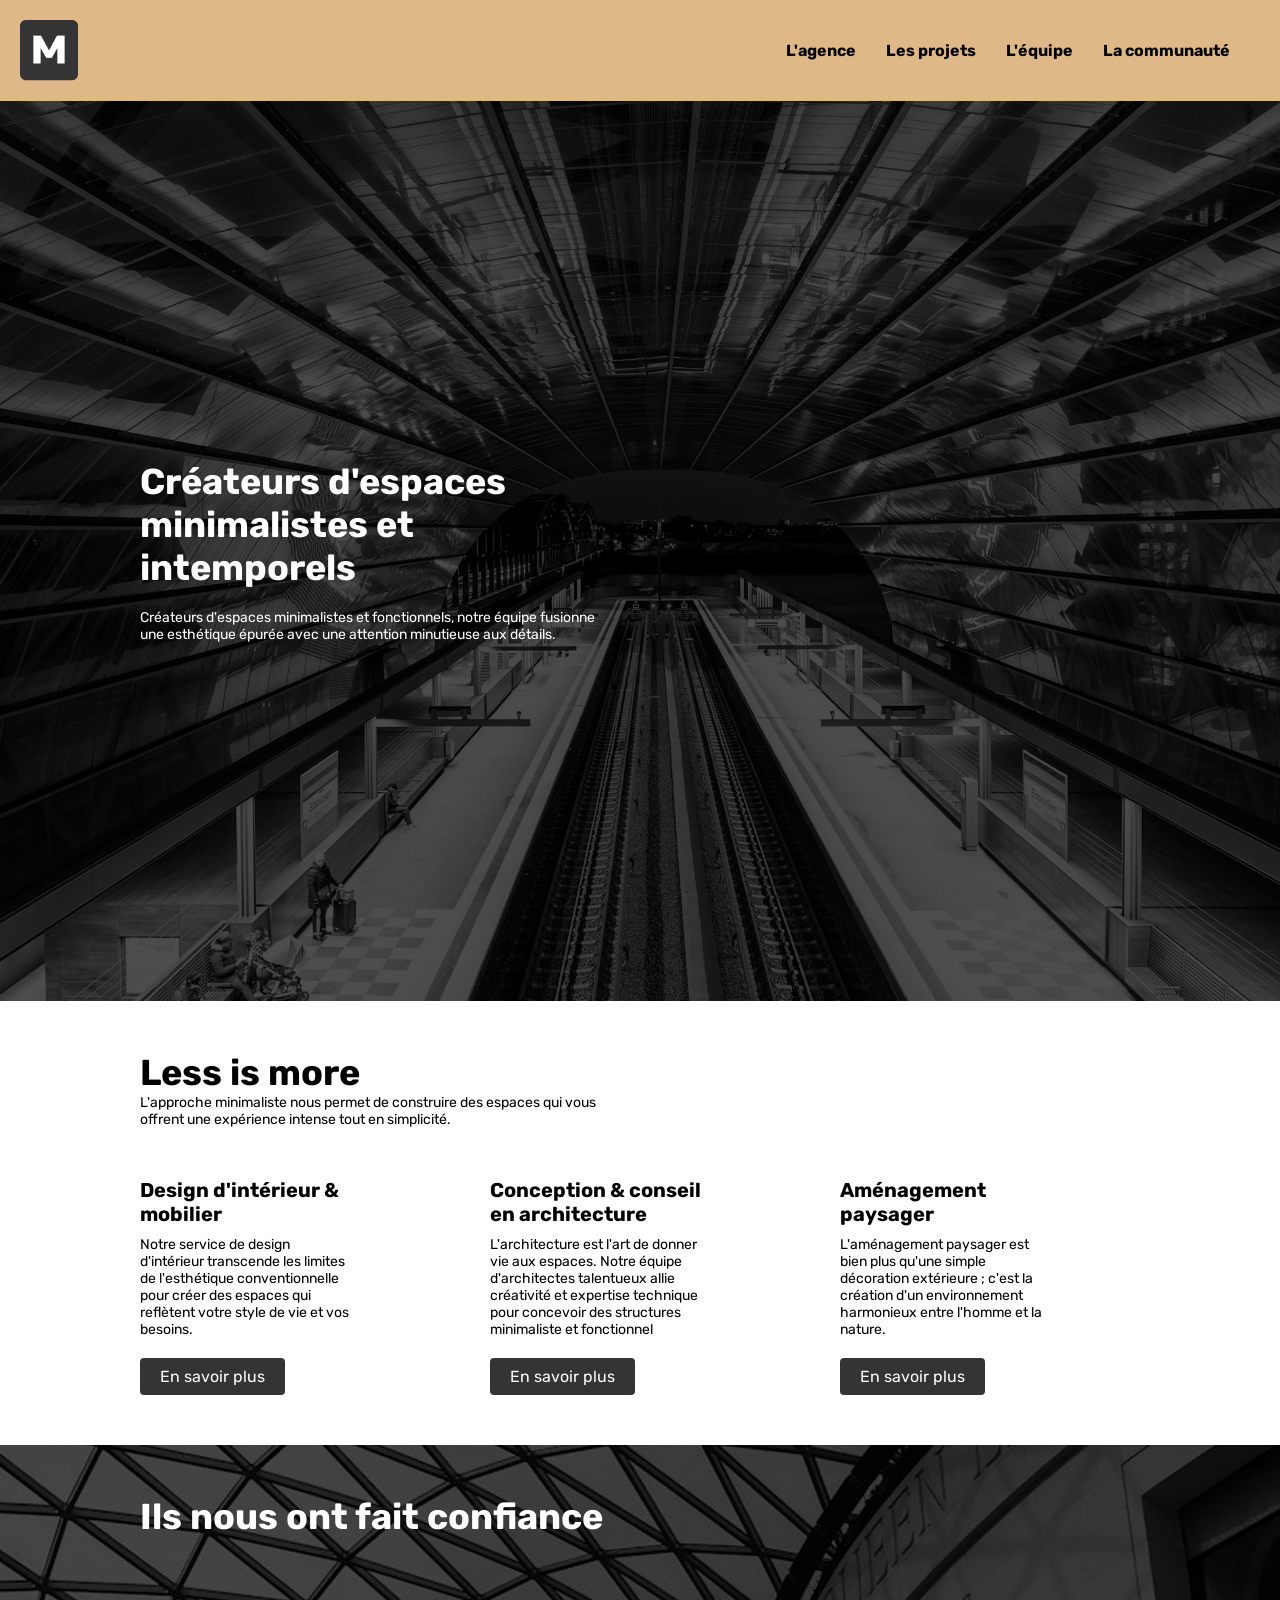
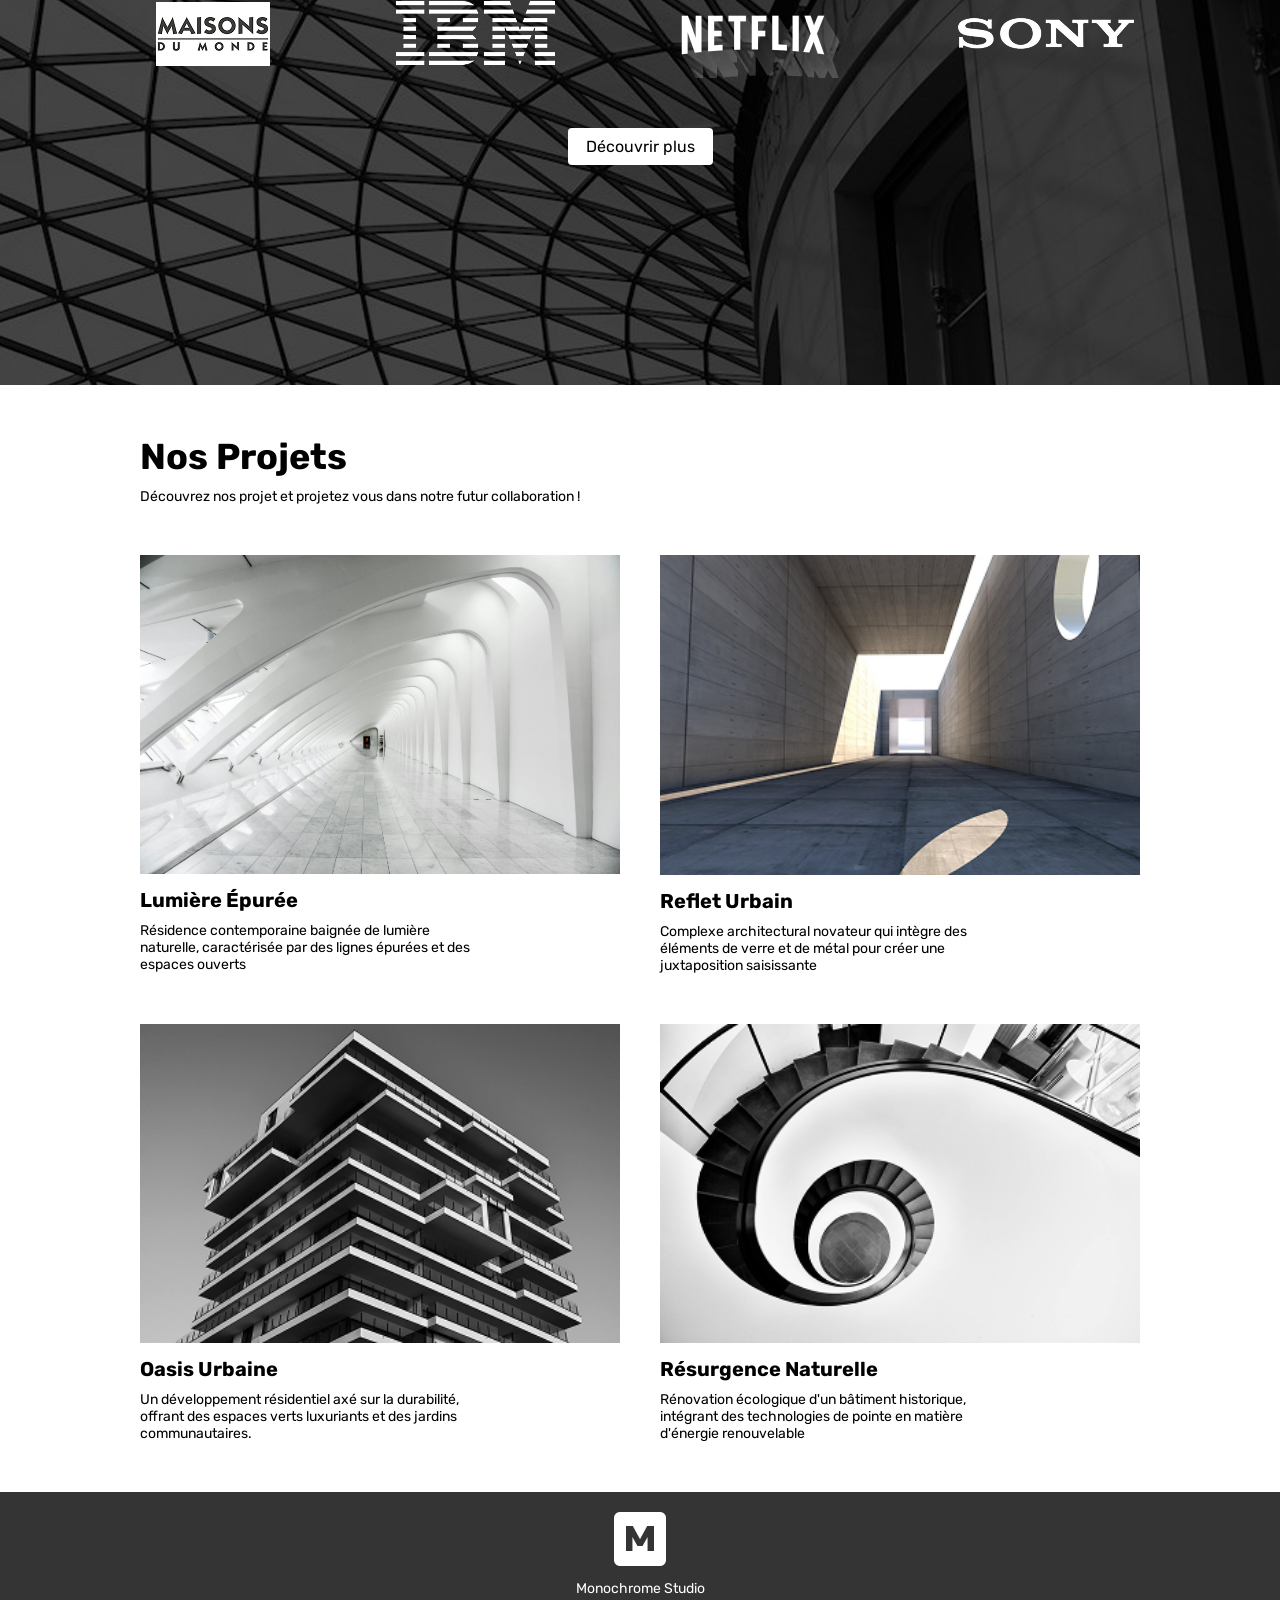
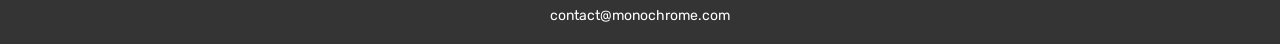
<file: index.html>
<!DOCTYPE html>
<html lang="en">

<head>
    <meta charset="UTF-8">
    <meta name="viewport" content="width=device-width, initial-scale=1.0">
    <title>Monochrome</title>
    <link rel="stylesheet" href="style.css">
</head>

<body>
    <header>

        <div>
            <a href="index.html">
                <img src="asset/logo-black.png" alt="logo" class="logo">
            </a>
        </div>

        <nav>
            <ul>
                <li><a href="" class="black">L'agence</a></li>
                <li><a href="#projets" class="black">Les projets</a></li>
                <li><a href="" class="black">L'équipe</a></li>
                <li><a href="" class="black">La communauté</a></li>
            </ul>
        </nav>

    </header>

    <main>

        <section class="section-hero blanc">
            <div class="container-1000">
                <h1>Créateurs d'espaces <br> minimalistes et <br> intemporels</h1>
                <p class="mt-20">Créateurs d'espaces minimalistes et fonctionnels, notre équipe fusionne <br> une esthétique épurée avec une attention minutieuse aux détails.</p>
            </div>
        </section>


        <section class="padding-50">

            <div class="container-1000">

                <div>
                    <h2>Less is more</h2>
                    <p>L'approche minimaliste nous permet de construire des espaces qui vous <br>offrent une expérience intense tout en simplicité.</p>
                </div>

                <div class="flex mt-50">
                    <div class="w-30">
                        <h3>Design d'intérieur & <br> mobilier</h3>
                        <p class="mt-10">Notre service de design <br> d'intérieur transcende les limites <br> de l'esthétique conventionnelle <br> pour créer des espaces qui <br> reflètent votre style de vie et vos <br> besoins. </p>
                        <a class="bouton mt-20" href="">En savoir plus</a>
                    </div>

                    <div class="w-30">
                        <h3>Conception & conseil <br> en architecture</h3>
                        <p class="mt-10">L'architecture est l'art de donner <br> vie aux espaces. Notre équipe <br> d'architectes talentueux allie <br> créativité et expertise technique <br> pour concevoir des structures <br> minimaliste et fonctionnel</p>
                        <a class="bouton mt-20" href="">En savoir plus</a>
                    </div>

                    <div class="w-30">
                        <h3>Aménagement <br> paysager</h3>
                        <p class="mt-10">L'aménagement paysager est <br> bien plus qu'une simple <br> décoration extérieure ; c'est la <br> création d'un environnement <br> harmonieux entre l'homme et la <br> nature. </p>
                        <a class="bouton mt-20" href="">En savoir plus</a>
                    </div>
                </div>
            </div>
        </section>

        <section class="fond2">
        
            <div class="container-1000">

                <h2 class="blanc mt-50">Ils nous ont fait confiance</h2>

                <div class="flex mt-50">
                    <img src="asset/maison-du-monde.png" alt="maison-du-monde">
                    <img src="asset/ibm.png" alt="ibm">
                    <img src="asset/netflix.png" alt="netflix">
                    <img src="asset/sony.png" alt="sony">
                </div>
                
                <div class="flex justify-content-center">
                    <a class="btn mt-50" href="">Découvrir plus</a>
                </div>
            
            </div>
        
        </section>
        
        <section id="projets" class="padding-50">

            <div class="container-1000">

                <div>
                    <h2>Nos Projets</h2>
                    <p class="mt-10">Découvrez nos projet et projetez vous dans notre futur collaboration !</p>
                </div>

                <div class="flex mt-50">

                    <div class="w-48">
                        <a target=_blank href="page2.html">
                            <img src="asset/img1-lumiere-Epuree.png" alt="lumière" class="w-100">
                            <h3 class="mt-10">Lumière Épurée</h3>
                            <p class="mt-10">Résidence contemporaine baignée de lumière <br> naturelle, caractérisée par des lignes épurées et des <br> espaces ouverts</p>
                        </a>
                    </div>

                    <div class="w-48">
                        <img src="asset/img-galerie-2.png" alt="reflet" class="w-100">
                        <h3 class="mt-10">Reflet Urbain</h3>
                        <p class="mt-10">Complexe architectural novateur qui intègre des <br> éléments de verre et de métal pour créer une <br> juxtaposition saisissante</p>
                    </div>

                    <div class="w-48 mt-50">
                        <img src="asset/img-galerie-3.png" alt="oasis" class="w-100">
                        <h3 class="mt-10">Oasis Urbaine</h3>
                        <p class="mt-10">Un développement résidentiel axé sur la durabilité, <br> offrant des espaces verts luxuriants et des jardins <br> communautaires.</p>
                    </div>

                    <div class="w-48 mt-50">
                        <img src="asset/img-galerie-4.png" alt="résurgence" class="w-100">
                        <h3 class="mt-10">Résurgence Naturelle</h3>
                        <p class="mt-10">Rénovation écologique d'un bâtiment historique, <br> intégrant des technologies de pointe en matière <br> d'énergie renouvelable</p>
                    </div>

                </div>
            </div>
        </section>
    </main>

    <footer>
        <img src="asset/logo-white.png" alt="logo" class="logo-footer">
        <p class="mt-10">Monochrome Studio</p>
        <p class="mt-10">contact@monochrome.com</p>
    </footer>


</body>

</html>
</file>
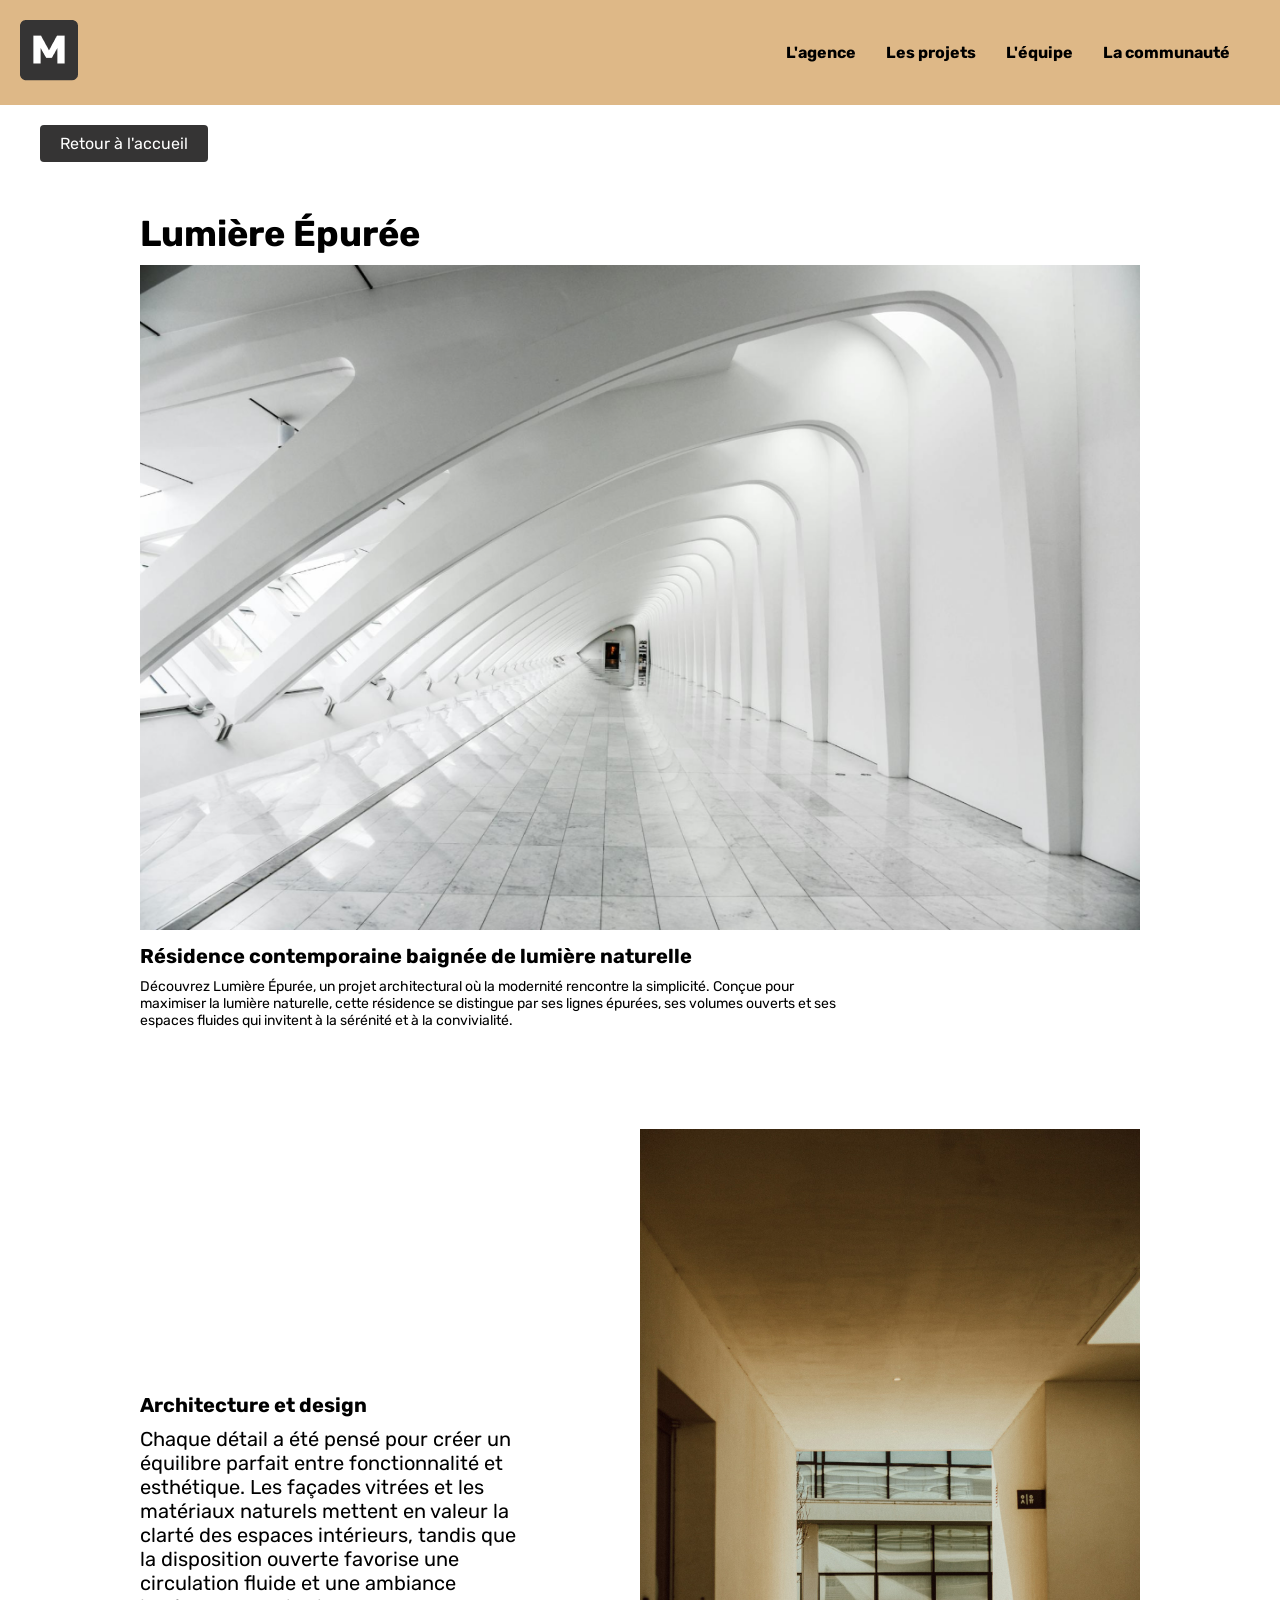
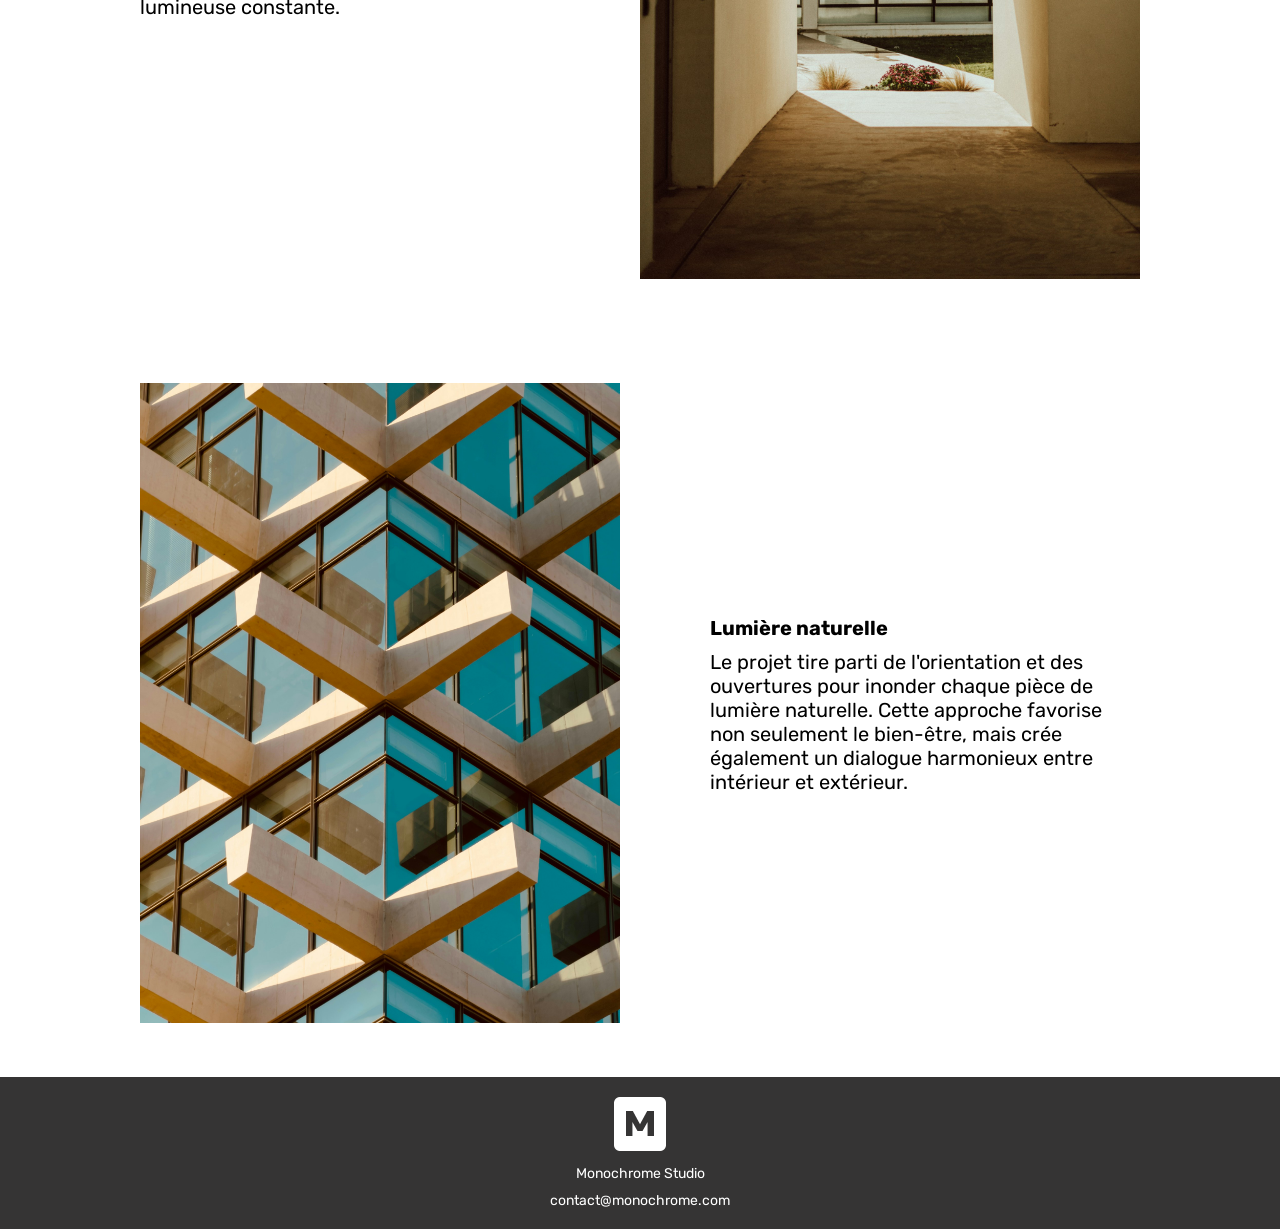
<file: page2.html>
<!DOCTYPE html>
<html lang="en">

<head>
    <meta charset="UTF-8">
    <meta name="viewport" content="width=device-width, initial-scale=1.0">
    <title>Document</title>
    <link rel="stylesheet" href="style.css">
</head>

<body>
    <header>

        <div>
            <img src="asset/logo-black.png" alt="logo">
        </div>

        <nav>
            <ul>
                <li><a href="">L'agence</a></li>
                <li><a href="">Les projets</a></li>
                <li><a href="">L'équipe</a></li>
                <li><a href="">La communauté</a></li>
            </ul>
        </nav>

    </header>

    <main>

        <div class="container-1200">
            <a class="bouton mt-20" href="index.html">Retour à l'accueil</a>
        </div>

        <section class="padding-50">
            <div class="container-1000">
                <h1>Lumière Épurée</h1>

                <img class="w-100 mt-10" src="asset/img1-lumiere-Epuree.png" alt="lumière épurée">
                
                <h3 class="mt-10">Résidence contemporaine baignée de lumière naturelle</h3>

                <p class="mt-10">Découvrez Lumière Épurée, un projet architectural où la modernité rencontre la simplicité. Conçue pour <br> maximiser la lumière naturelle, cette résidence se distingue par ses lignes épurées, ses volumes ouverts et ses <br> espaces fluides qui invitent à la sérénité et à la convivialité.</p>
            </div>
        </section>


        <section class="padding-50">
            <div class="container-1000">
                <div class="flex align-items-center">

                    <div class="w-50">
                        <div>
                            <h3>Architecture et design</h3>

                            <p class="mt-10 font-size-20">Chaque détail a été pensé pour créer un <br> équilibre parfait entre fonctionnalité et <br> esthétique. Les façades vitrées et les <br> matériaux naturels mettent en valeur la <br> clarté des espaces intérieurs, tandis que <br> la disposition ouverte favorise une <br> circulation fluide et une ambiance <br> lumineuse constante.</p>
                        </div>
                    </div>

                    <div class="w-50">
                        <img class="w-100" src="asset/architecture et design.jpg" alt="architecture et design">
                    </div>

                </div>
            </div>
        </section>

        <section class="padding-50">
            <div class="container-1000">
                <div class="flex align-items-center">

                    <div class="w-48">
                        <img class="w-100" src="asset/lumière naturelle.jpg" alt="lumière naturelle">
                    </div>

                    <div class="w-48">
                        <div class="ml-50">
                            <h3>Lumière naturelle</h3>

                            <p class="mt-10 font-size-20">Le projet tire parti de l'orientation et des <br> ouvertures pour inonder chaque pièce de <br> lumière naturelle. Cette approche favorise <br> non seulement le bien-être, mais crée <br> également un dialogue harmonieux entre <br> intérieur et extérieur.</p>
                        </div>
                    </div>

                </div>
            </div>
        </section>

    </main>
    
    <footer>
        <img src="asset/logo-white.png" alt="logo" class="logo-footer">
        <p class="mt-10">Monochrome Studio</p>
        <p class="mt-10">contact@monochrome.com</p>
    </footer>

</body>

</html>
</file>
<file: style.css>
@import url('https://fonts.googleapis.com/css2?family=Rubik:ital,wght@0,300..900;1,300..900&display=swap');

* {
    margin: 0;
    padding: 0;
    box-sizing: border-box;
    font-family: "Rubik", sans-serif;
}

.logo {
    display: flex;
    width: 58px;
}

header {
    position: sticky;
    top: 0;
    left: 0;
    display: flex;
    flex-wrap: wrap;
    justify-content: space-between;
    align-items: center;
    padding: 20px;
    background-color: burlywood;
}

ul {
    display: flex;
    justify-content: space-between;
    align-items: center;
    gap: 30px;
    padding-right: 30px;
}

li {
    list-style: none;
}


.blanc {
    color: #FFFFFF;
}

.centrer {
    text-align: center;
}

.section-hero {
    height: 100vh;
    /* 100% de la hauteur de l'écran */
    background-image: url(asset/bg-image-hero.png);
    background-repeat: no-repeat;
    background-position: center;
    background-size: cover;
    display: flex;
    align-items: center;
    justify-content: center;
}

.fond2 {
    height: 60vh;
    background-image: url(asset/bg-image-2.png);
    background-repeat: no-repeat;
    background-position: center;
    background-size: cover;
    display: flex;
}


/* Texte */

a {
    text-decoration: none;
    color: black;
    font-size: 16px;
    font-weight: bold;
}

.black {
    color: black;
}

/* Taille */

h1 {
    font-weight: bold;
    font-size: 36px;
}

h2 {
    font-weight: bold;
    font-size: 36px;
}

h3 {
    font-weight: bold;
    font-size: 20px;
}

p {
    font-weight: 400;
    font-size: 14px;
}

.font-size-20 {
    font-size: 20px;
}


.flex {
    display: flex;
    flex-wrap: wrap;
    justify-content: space-between;
}

.align-items-center {
    align-items: center;
}

.justify-content-center {
    justify-content: center;
}


.w-30{
    width: 30%;
}

.w-48{
    width: 48%;
}

.w-50{
    width: 50%;
}

.w-100{
    width: 100%;
}


.container-1200{
    max-width: 1200px;
    width: 100%;
    margin-left: auto;
    margin-right: auto;
}

.container-1000{
    max-width: 1000px;
    width: 100%;
    margin-left: auto;
    margin-right: auto;
}


.padding-10 {
    padding: 10px;
}

.padding-20 {
    padding: 20px;
}

.padding-50 {
    padding: 50px;
}


.bouton {
    border-radius: 4px;
    background-color: #353434;
    padding: 9px 20px;
    color: white;
    display: inline-block;
    font-weight: 400;
}

.btn {
    border-radius: 4px;
    background-color: white;
    padding: 9px 18px;
    color: black;
    display: inline-block;
    font-weight: 400;
}


.mt-10{
    margin-top: 10px;
}

.mt-20{
    margin-top: 20px;
}

.mt-50{
    margin-top: 50px;
}

.ml-50{
    margin-left: 50px;
}


#projets {
    scroll-margin-top: 60px;
}


footer {
    background-color: #353434;
    text-align: center;
    color: white;
    padding: 20px;
}

.logo-footer {
    width: 52px;
}
</file>
